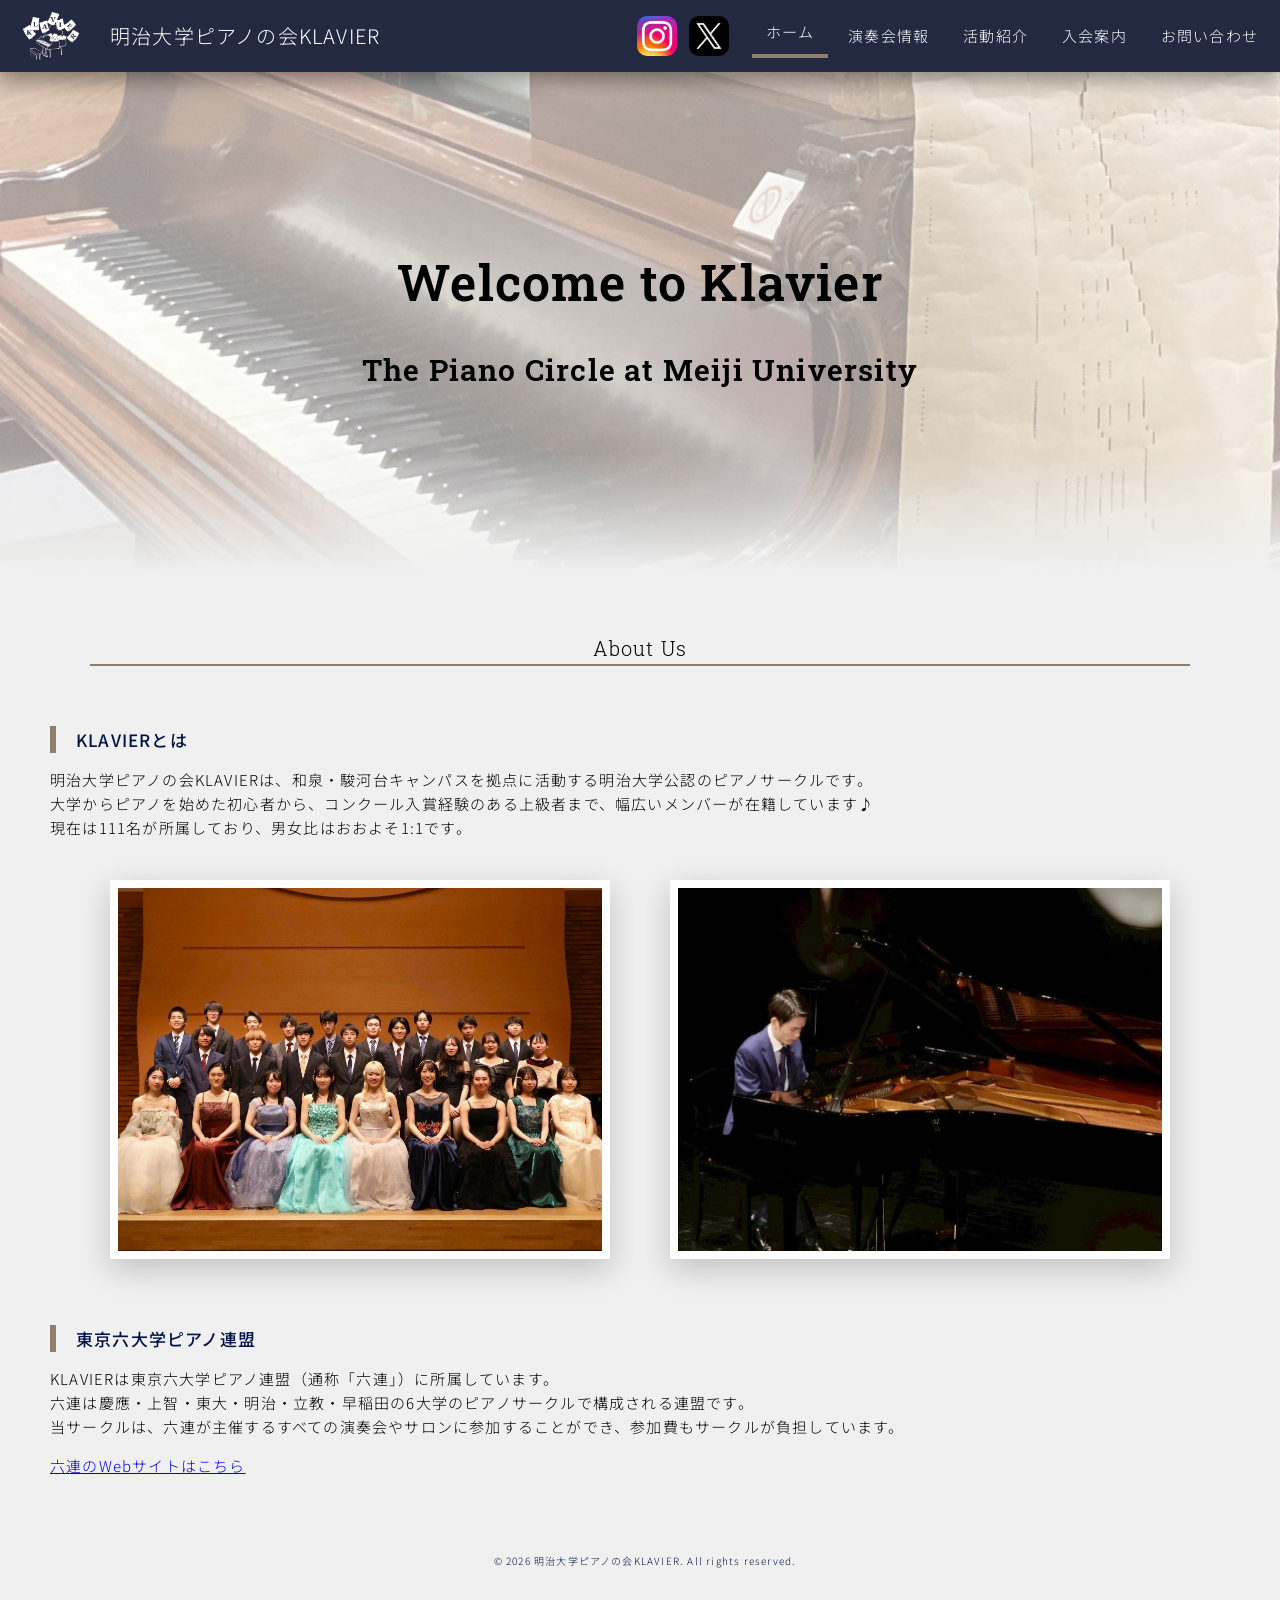
<file: index.html>
<!DOCTYPE html>
<html lang="ja">

<head>
    <meta charset="UTF-8">
    <title id="KLAVIER">明治大学ピアノの会KLAVIER|ホーム</title>
    <meta name="description" content="明治大学公認ピアノサークル「ピアノの会KLAVIER」の公式サイトです♪">
    <meta name="application-name" content="明治大学ピアノの会KLAVIER">
    <meta name="apple-mobile-web-app-title" content="明治大学ピアノの会KLAVIER">
    <meta property="og:site_name" content="明治大学ピアノの会KLAVIER">
    <meta name="viewport" content="width=device-width, initial-scale=1.0" />
    <link href="https://fonts.googleapis.com/css2?family=Roboto+Slab:wght@400;700&display=swap" rel="stylesheet">
    <link href="https://fonts.googleapis.com/css2?family=Noto+Sans+JP:wght@400;700;900&display=swap" rel="stylesheet">
    <link rel="icon" type="image/jpeg" href="images/icon.JPEG" />
    <link rel="shortcut icon" href="/favicon.ico">
    <link rel="stylesheet" href="style.css">

    <!-- Google Analytics -->
    <script async src="https://www.googletagmanager.com/gtag/js?id=G-3WQCKLP3B3"></script>
    <script src="analytics.js"></script>

    <!-- Google Search Console -->
    <meta name="google-site-verification" content="Oru6gTqNBWMhJ4r6HlhhnBllOHHTD6DOI6-5rh3WKnE" />

</head>

<body>
    <header class="site-header">
        <div class="container header-inner">
            <div class="logo-title">
                <img src="images/icon.JPEG" class="site-logo">
                <h1 class="site-title"><span class="sp-small">明治大学</span><br class="sp-only">ピアノの会KLAVIER</h1>
            </div>
            <div class="header-right">
                <div class="sns-links">
                    <a href="https://instagram.com/klavier_piano_meiji" target="_blank">
                        <img src="images/Instagram.jpg" alt="Instagram">
                    </a>
                    <a href="https://x.com/klavier_piano" target="_blank">
                        <img src="images/X.jpg" alt="X">
                    </a>
                </div>
                <nav class="main-nav" aria-label="メインナビゲーション">
                    <ul id="nav-list">
                        <li class="nav-item">
                            <a href="index.html" class="nav-link active">ホーム</a>
                            <div class="nav-sublist">
                                <a href="index.html#klavier">> KLAVIERとは</a><br>
                                <a href="index.html#rokuren">> 東京六大学ピアノ連盟</a>
                            </div>
                        </li>
                        <li class="nav-item">
                            <a href="concerts.html" class="nav-link">演奏会情報</a>
                            <div class="nav-sublist">
                                <a href="concerts.html#after">> 今後の演奏会</a><br>
                                <a href="concerts.html#before">> 過去の演奏会</a>
                            </div>
                        </li>
                        <li class="nav-item">
                            <a href="activities.html" class="nav-link">活動紹介</a>
                            <div class="nav-sublist">
                                <a href="activities.html#concert">> 演奏会</a><br>
                                <a href="activities.html#event">> イベント</a><br>
                                <a href="activities.html#daily">> 普段の活動</a>
                            </div>
                        </li>
                        <li class="nav-item">
                            <a href="join.html" class="nav-link">入会案内</a>
                            <div class="nav-sublist">
                                <a href="join.html#howto">> 入会方法</a><br>
                                <a href="join.html#fee">> 入会金</a><br>
                                <a href="join.html#question">> よくある質問</a>
                            </div>
                        </li>
                        <li class="nav-item">
                            <a href="contact.html" class="nav-link">お問い合わせ</a>
                            <div class="nav-sublist">
                                <a href="contact.html#obog">> OB・OGの方へ</a><br>
                                <a href="contact.html#request">> 出演依頼など</a>
                            </div>
                        </li>
                    </ul>
                </nav>
                <button class="nav-toggle" id="navToggle"><img id="menu-icon" src="images/menu.jpg" alt="menu"></button>
            </div>
        </div>
    </header>
    <section class="hero">
        <h2 class="hero-title">Welcome to Klavier<br><span class="hero-subtitle">The Piano Circle at Meiji
                University</span></h2>
    </section>
    <main>
        <section class="about container" aria-labelledby="about-heading">
            <h3 id="about-heading">About Us</h3>
            <article class="about-block">
                <h4 id="klavier" class="anchor">KLAVIERとは</h4>
                <p>明治大学ピアノの会KLAVIERは、和泉・駿河台キャンパスを拠点に活動する明治大学公認のピアノサークルです。<br>
                    大学からピアノを始めた初心者から、コンクール入賞経験のある上級者まで、幅広いメンバーが在籍しています♪<br>
                    現在は111名が所属しており、男女比はおおよそ1:1です。
                </p>
                <div class="about-images">
                    <figure>
                        <img src="images/home1.jpg" alt="演奏会の集合写真">
                    </figure>

                    <figure>
                        <img src="images/home2.jpg" alt="ピアノを弾いている写真">
                    </figure>
                </div>
            </article>
            <article class="about-block">
                <h4 id="rokuren" class="anchor">東京六大学ピアノ連盟</h4>
                <p>KLAVIERは東京六大学ピアノ連盟（通称「六連」）に所属しています。<br>
                    六連は慶應・上智・東大・明治・立教・早稲田の6大学のピアノサークルで構成される連盟です。<br>
                    当サークルは、六連が主催するすべての演奏会やサロンに参加することができ、参加費もサークルが負担しています。</p>
                <p><a class="rokuren-link" href="https://www.rokuren.com/" target="_blank"
                        rel="noopener">六連のWebサイトはこちら</a></p>
            </article>
        </section>
    </main>

    <footer>
        <p>© 2026 明治大学ピアノの会KLAVIER. All rights reserved.</p>
    </footer>
    <script src="script.js"></script>
</body>

</html>
</file>
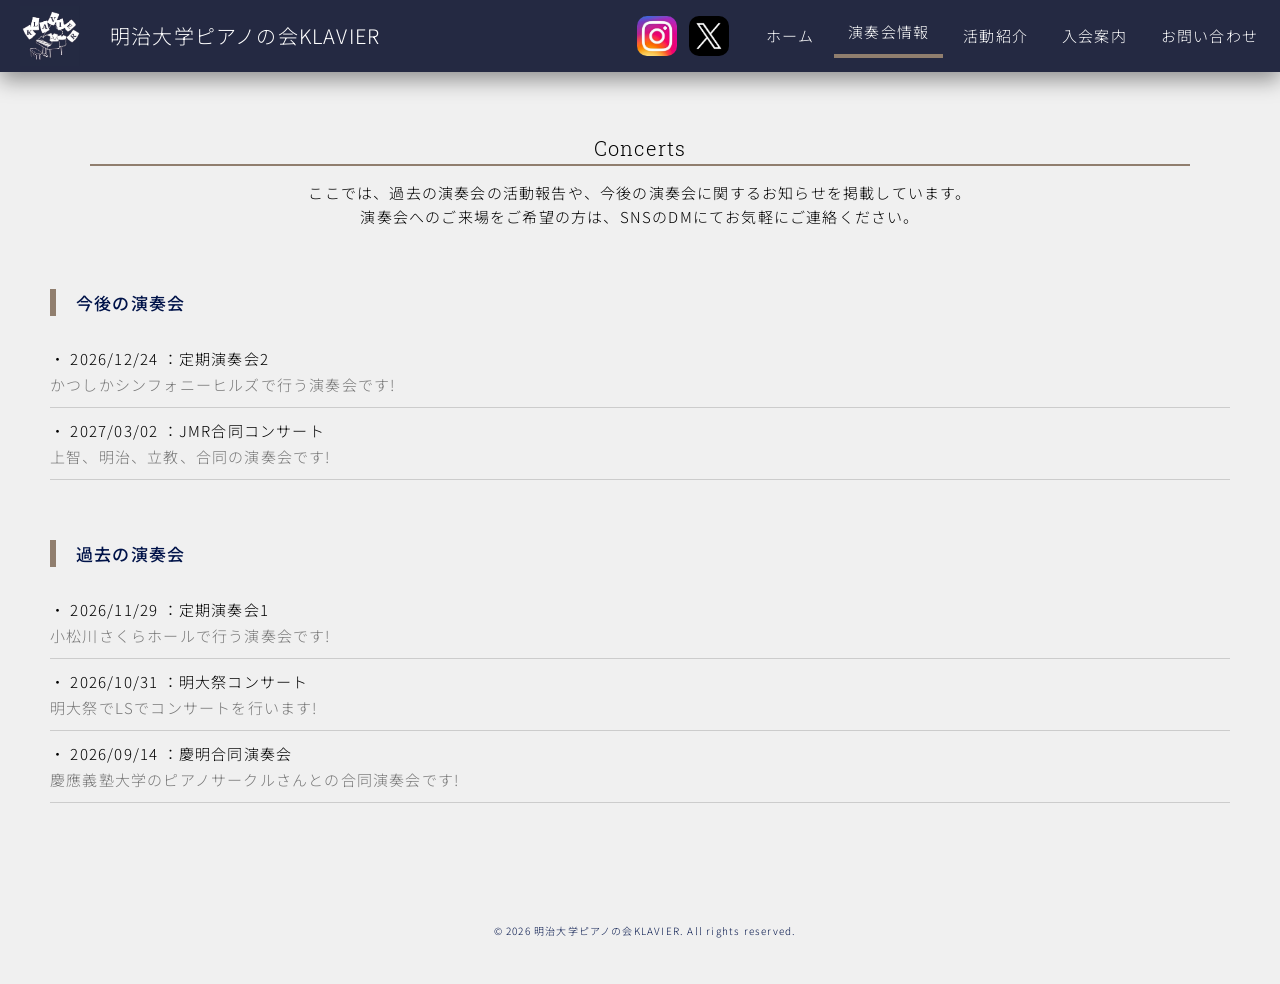
<file: concerts.html>
<!DOCTYPE html>
<html lang="ja">

<head>
    <meta charset="UTF-8">
    <title id="KLAVIER">明治大学ピアノの会KLAVIER|演奏会情報</title>
    <meta name="description" content="明治大学公認ピアノサークル「ピアノの会KLAVIER」の公式サイトです♪">
    <meta name="viewport" content="width=device-width, initial-scale=1.0" />
    <link href="https://fonts.googleapis.com/css2?family=Roboto+Slab:wght@400;700&display=swap" rel="stylesheet">
    <link href="https://fonts.googleapis.com/css2?family=Noto+Sans+JP:wght@400;700;900&display=swap" rel="stylesheet">
    <link rel="icon" type="image/jpeg" href="images/icon.JPEG" />
    <link rel="stylesheet" href="style.css">
    <!-- Google Analytics -->
    <script async src="https://www.googletagmanager.com/gtag/js?id=G-3WQCKLP3B3"></script>
    <script src="analytics.js"></script>
</head>

<body>
    <header class="site-header">
        <div class="container header-inner">
            <div class="logo-title">
                <img src="images/icon.JPEG" class="site-logo">
                <h1 class="site-title"><span class="sp-small">明治大学</span><br class="sp-only">ピアノの会KLAVIER</h1>
            </div>
            <div class="header-right">
                <div class="sns-links">
                    <a href="https://instagram.com/klavier_piano_meiji" target="_blank">
                        <img src="images/Instagram.jpg" alt="Instagram">
                    </a>
                    <a href="https://x.com/klavier_piano" target="_blank">
                        <img src="images/X.jpg" alt="X">
                    </a>
                </div>
                <nav class="main-nav" aria-label="メインナビゲーション">
                    <ul id="nav-list">
                        <li class="nav-item">
                            <a href="index.html" class="nav-link">ホーム</a>
                            <div class="nav-sublist">
                                <a href="index.html#klavier">> KLAVIERとは</a><br>
                                <a href="index.html#rokuren">> 東京六大学ピアノ連盟</a>
                            </div>
                        </li>
                        <li class="nav-item">
                            <a href="concerts.html" class="nav-link active">演奏会情報</a>
                            <div class="nav-sublist">
                                <a href="concerts.html#after">> 今後の演奏会</a><br>
                                <a href="concerts.html#before">> 過去の演奏会</a>
                            </div>
                        </li>
                        <li class="nav-item">
                            <a href="activities.html" class="nav-link">活動紹介</a>
                            <div class="nav-sublist">
                                <a href="activities.html#concert">> 演奏会</a><br>
                                <a href="activities.html#event">> イベント</a><br>
                                <a href="activities.html#daily">> 普段の活動</a>
                            </div>
                        </li>
                        <li class="nav-item">
                            <a href="join.html" class="nav-link">入会案内</a>
                            <div class="nav-sublist">
                                <a href="join.html#howto">> 入会方法</a><br>
                                <a href="join.html#fee">> 入会金</a><br>
                                <a href="join.html#question">> よくある質問</a>
                            </div>
                        </li>
                        <li class="nav-item">
                            <a href="contact.html" class="nav-link">お問い合わせ</a>
                            <div class="nav-sublist">
                                <a href="contact.html#obog">> OB・OGの方へ</a><br>
                                <a href="contact.html#request">> 出演依頼など</a>
                            </div>
                        </li>
                    </ul>
                </nav>
                <button class="nav-toggle" id="navToggle"><img id="menu-icon" src="images/menu.jpg" alt="menu"></button>
            </div>
        </div>
    </header>
    <main>
        <section class="about container" aria-labelledby="about-heading">
            <h3 id="about-heading">Concerts</h3>
            <p class="about-ex">ここでは、過去の演奏会の活動報告や、今後の演奏会に関するお知らせを掲載しています。<br>
                演奏会へのご来場をご希望の方は、SNSのDMにてお気軽にご連絡ください。
            </p>
            <article class="about-block" >
                <h4 id="after" class="anchor">今後の演奏会</h4>
                <ul class="normal-list" id="upcoming-list"></ul>
            </article>
            <article class="about-block">
                <h4 id="before" class="anchor">過去の演奏会</h4>
                <ul class="normal-list" id="past-list"></ul>
                <div class="instagram-wrapper">
                    <div class="instagram-grid">
                        <blockquote class="instagram-media"
                            data-instgrm-permalink="https://www.instagram.com/p/DdsN9afj_9d/?stkn=MWM5NDdzd3Bxdnp1bw=="
                            data-instgrm-version="14"></blockquote>
                        <blockquote class="instagram-media"
                            data-instgrm-permalink="https://www.instagram.com/p/DdpqEhrj4-8/?stkn=Y3Jzb3M0Mnc4ZXd0"
                            data-instgrm-version="14"></blockquote>
                    </div>
                </div>
            </article>
        </section>
    </main>
    <footer>
        <p>© 2026 明治大学ピアノの会KLAVIER. All rights reserved.</p>
    </footer>
    <script src="script.js"></script>
    <script async src="https://www.instagram.com/embed.js"></script>
</body>

</html>
</file>
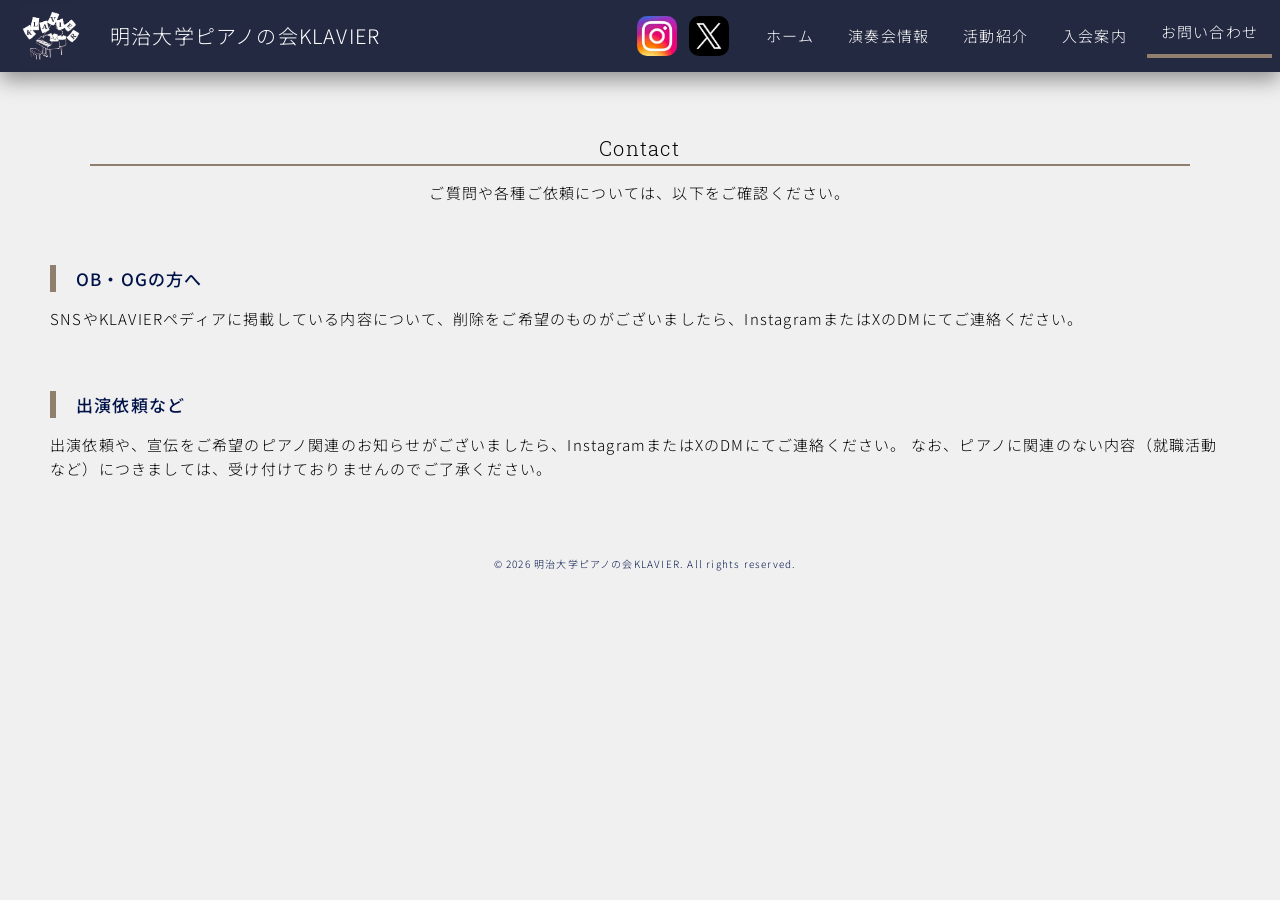
<file: contact.html>
<!DOCTYPE html>
<html lang="ja">

<head>
    <meta charset="UTF-8">
    <title id="KLAVIER">明治大学ピアノの会KLAVIER|お問い合わせ</title>
    <meta name="description" content="明治大学公認ピアノサークル「ピアノの会KLAVIER」の公式サイトです♪">
    <meta name="viewport" content="width=device-width, initial-scale=1.0" />
    <link href="https://fonts.googleapis.com/css2?family=Roboto+Slab:wght@400;700&display=swap" rel="stylesheet">
    <link href="https://fonts.googleapis.com/css2?family=Noto+Sans+JP:wght@400;700;900&display=swap" rel="stylesheet">
    <link rel="icon" type="image/jpeg" href="images/icon.JPEG" />
    <link rel="stylesheet" href="style.css">
    <!-- Google Analytics -->
    <script async src="https://www.googletagmanager.com/gtag/js?id=G-3WQCKLP3B3"></script>
    <script src="analytics.js"></script>
</head>

<body>
    <header class="site-header">
        <div class="container header-inner">
            <div class="logo-title">
                <img src="images/icon.JPEG" class="site-logo">
                <h1 class="site-title"><span class="sp-small">明治大学</span><br class="sp-only">ピアノの会KLAVIER</h1>
            </div>
            <div class="header-right">
                <div class="sns-links">
                    <a href="https://instagram.com/klavier_piano_meiji" target="_blank">
                        <img src="images/Instagram.jpg" alt="Instagram">
                    </a>
                    <a href="https://x.com/klavier_piano" target="_blank">
                        <img src="images/X.jpg" alt="X">
                    </a>
                </div>
                <nav class="main-nav" aria-label="メインナビゲーション">
                    <ul id="nav-list">
                        <li class="nav-item">
                            <a href="index.html" class="nav-link">ホーム</a>
                            <div class="nav-sublist">
                                <a href="index.html#klavier">> KLAVIERとは</a><br>
                                <a href="index.html#rokuren">> 東京六大学ピアノ連盟</a>
                            </div>
                        </li>
                        <li class="nav-item">
                            <a href="concerts.html" class="nav-link">演奏会情報</a>
                            <div class="nav-sublist">
                                <a href="concerts.html#after">> 今後の演奏会</a><br>
                                <a href="concerts.html#before">> 過去の演奏会</a>
                            </div>
                        </li>
                        <li class="nav-item">
                            <a href="activities.html" class="nav-link">活動紹介</a>
                            <div class="nav-sublist">
                                <a href="activities.html#concert">> 演奏会</a><br>
                                <a href="activities.html#event">> イベント</a><br>
                                <a href="activities.html#daily">> 普段の活動</a>
                            </div>
                        </li>
                        <li class="nav-item">
                            <a href="join.html" class="nav-link">入会案内</a>
                            <div class="nav-sublist">
                                <a href="join.html#howto">> 入会方法</a><br>
                                <a href="join.html#fee">> 入会金</a><br>
                                <a href="join.html#question">> よくある質問</a>
                            </div>
                        </li>
                        <li class="nav-item">
                            <a href="contact.html" class="nav-link active">お問い合わせ</a>
                            <div class="nav-sublist">
                                <a href="contact.html#obog">> OB・OGの方へ</a><br>
                                <a href="contact.html#request">> 出演依頼など</a>
                            </div>
                        </li>
                    </ul>
                </nav>
                <button class="nav-toggle" id="navToggle"><img id="menu-icon" src="images/menu.jpg" alt="menu"></button>
            </div>
        </div>
    </header>

    <main>
        <section class="about container" aria-labelledby="about-heading">
            <h3 id="about-heading">Contact</h3>
            <p class="about-ex">ご質問や各種ご依頼については、以下をご確認ください。</p>
            <article class="about-block">
                <h4 id="obog" class="anchor">OB・OGの方へ</h4>
                <p>SNSやKLAVIERペディアに掲載している内容について、削除をご希望のものがございましたら、InstagramまたはXのDMにてご連絡ください。</p>
            </article>
            <article class="about-block">
                <h4 id="request" class="anchor">出演依頼など</h4>
                <p>出演依頼や、宣伝をご希望のピアノ関連のお知らせがございましたら、InstagramまたはXのDMにてご連絡ください。
                    なお、ピアノに関連のない内容（就職活動など）につきましては、受け付けておりませんのでご了承ください。
                </p>
            </article>
        </section>
    </main>

    <footer>
        <p>© 2026 明治大学ピアノの会KLAVIER. All rights reserved.</p>
    </footer>
    <script src="script.js"></script>
</body>

</html>
</file>
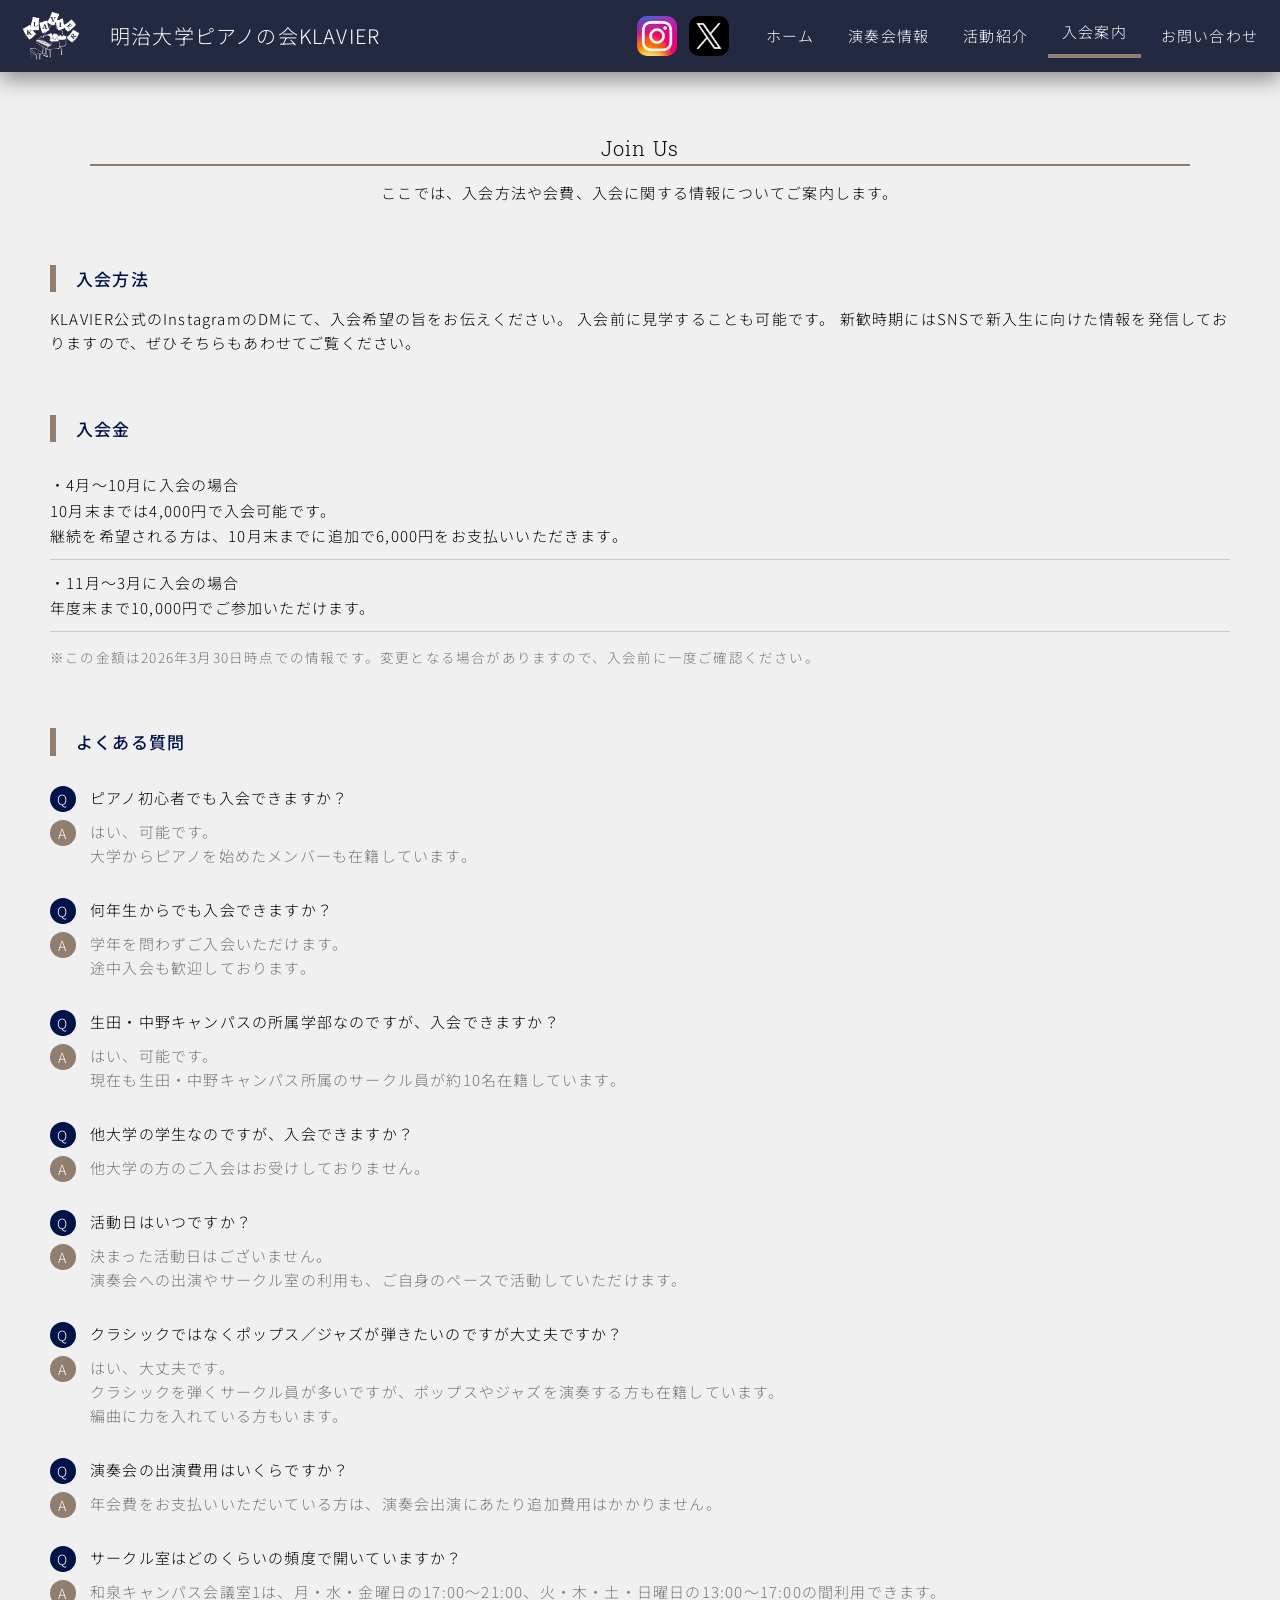
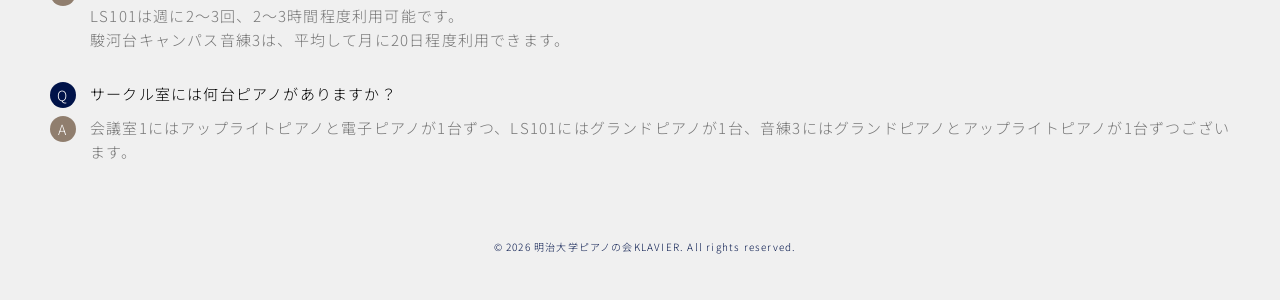
<file: join.html>
<!DOCTYPE html>
<html lang="ja">

<head>
    <meta charset="UTF-8">
    <title id="KLAVIER">明治大学ピアノの会KLAVIER|入会案内</title>
    <meta name="description" content="明治大学公認ピアノサークル「ピアノの会KLAVIER」の公式サイトです♪">
    <meta name="viewport" content="width=device-width, initial-scale=1.0" />
    <link href="https://fonts.googleapis.com/css2?family=Roboto+Slab:wght@400;700&display=swap" rel="stylesheet">
    <link href="https://fonts.googleapis.com/css2?family=Noto+Sans+JP:wght@400;700;900&display=swap" rel="stylesheet">
    <link rel="icon" type="image/jpeg" href="images/icon.JPEG" />
    <link rel="stylesheet" href="style.css">
    <!-- Google Analytics -->
    <script async src="https://www.googletagmanager.com/gtag/js?id=G-3WQCKLP3B3"></script>
    <script src="analytics.js"></script>
</head>

<body>
    <header class="site-header">
        <div class="container header-inner">
            <div class="logo-title">
                <img src="images/icon.JPEG" class="site-logo">
                <h1 class="site-title"><span class="sp-small">明治大学</span><br class="sp-only">ピアノの会KLAVIER</h1>
            </div>
            <div class="header-right">
                <div class="sns-links">
                    <a href="https://instagram.com/klavier_piano_meiji" target="_blank">
                        <img src="images/Instagram.jpg" alt="Instagram">
                    </a>
                    <a href="https://x.com/klavier_piano" target="_blank">
                        <img src="images/X.jpg" alt="X">
                    </a>
                </div>
                <nav class="main-nav" aria-label="メインナビゲーション">
                    <ul id="nav-list">
                        <li class="nav-item">
                            <a href="index.html" class="nav-link">ホーム</a>
                            <div class="nav-sublist">
                                <a href="index.html#klavier">> KLAVIERとは</a><br>
                                <a href="index.html#rokuren">> 東京六大学ピアノ連盟</a>
                            </div>
                        </li>
                        <li class="nav-item">
                            <a href="concerts.html" class="nav-link">演奏会情報</a>
                            <div class="nav-sublist">
                                <a href="concerts.html#after">> 今後の演奏会</a><br>
                                <a href="concerts.html#before">> 過去の演奏会</a>
                            </div>
                        </li>
                        <li class="nav-item">
                            <a href="activities.html" class="nav-link">活動紹介</a>
                            <div class="nav-sublist">
                                <a href="activities.html#concert">> 演奏会</a><br>
                                <a href="activities.html#event">> イベント</a><br>
                                <a href="activities.html#daily">> 普段の活動</a>
                            </div>
                        </li>
                        <li class="nav-item">
                            <a href="join.html" class="nav-link active">入会案内</a>
                            <div class="nav-sublist">
                                <a href="join.html#howto">> 入会方法</a><br>
                                <a href="join.html#fee">> 入会金</a><br>
                                <a href="join.html#question">> よくある質問</a>
                            </div>
                        </li>
                        <li class="nav-item">
                            <a href="contact.html" class="nav-link">お問い合わせ</a>
                            <div class="nav-sublist">
                                <a href="contact.html#obog">> OB・OGの方へ</a><br>
                                <a href="contact.html#request">> 出演依頼など</a>
                            </div>
                        </li>
                    </ul>
                </nav>
                <button class="nav-toggle" id="navToggle"><img id="menu-icon" src="images/menu.jpg" alt="menu"></button>
            </div>
        </div>
    </header>

    <main>
        <section class="about container" aria-labelledby="about-heading">
            <h3 id="about-heading">Join Us</h3>
            <p class="about-ex">ここでは、入会方法や会費、入会に関する情報についてご案内します。</p>
            <article class="about-block">
                <h4 id="howto" class="anchor">入会方法</h4>
                <p> KLAVIER公式のInstagramのDMにて、入会希望の旨をお伝えください。
                    入会前に見学することも可能です。
                    新歓時期にはSNSで新入生に向けた情報を発信しておりますので、ぜひそちらもあわせてご覧ください。
                </p>
            </article>
            <article class="about-block">
                <h4 id="fee" class="anchor">入会金</h4>
                <ul class="normal-list">
                    <li>
                        ・4月～10月に入会の場合<br>
                        10月末までは4,000円で入会可能です。<br>
                        継続を希望される方は、10月末までに追加で6,000円をお支払いいただきます。
                    </li>
                    <li>
                        ・11月～3月に入会の場合<br>
                        年度末まで10,000円でご参加いただけます。
                    </li>
                </ul>
                <p class="note">
                    ※この金額は2026年3月30日時点での情報です。変更となる場合がありますので、入会前に一度ご確認ください。
                </p>
            </article>
            <article class="about-block">
                <h4 id="question" class="anchor">よくある質問</h4>
                <ul class="faq-list">
                    <li class="q-list">
                        ピアノ初心者でも入会できますか？
                    </li>
                    <li class="a-list">
                        はい、可能です。<br>
                        大学からピアノを始めたメンバーも在籍しています。
                    </li>
                    <li class="q-list">
                        何年生からでも入会できますか？
                    </li>
                    <li class="a-list">
                        学年を問わずご入会いただけます。<br>
                        途中入会も歓迎しております。
                    </li>
                    <li class="q-list">
                        生田・中野キャンパスの所属学部なのですが、入会できますか？
                    </li>
                    <li class="a-list">
                        はい、可能です。<br>
                        現在も生田・中野キャンパス所属のサークル員が約10名在籍しています。
                    </li>
                    <li class="q-list">
                        他大学の学生なのですが、入会できますか？
                    </li>
                    <li class="a-list">
                        他大学の方のご入会はお受けしておりません。
                    </li>
                    <li class="q-list">
                        活動日はいつですか？
                    </li>
                    <li class="a-list">
                        決まった活動日はございません。<br>
                        演奏会への出演やサークル室の利用も、ご自身のペースで活動していただけます。
                    </li>
                    <li class="q-list">
                        クラシックではなくポップス／ジャズが弾きたいのですが大丈夫ですか？
                    </li>
                    <li class="a-list">
                        はい、大丈夫です。<br>
                        クラシックを弾くサークル員が多いですが、ポップスやジャズを演奏する方も在籍しています。<br>
                        編曲に力を入れている方もいます。
                    </li>
                    <li class="q-list">
                        演奏会の出演費用はいくらですか？
                    </li>
                    <li class="a-list">
                        年会費をお支払いいただいている方は、演奏会出演にあたり追加費用はかかりません。
                    </li>
                    <li class="q-list">
                        サークル室はどのくらいの頻度で開いていますか？
                    </li>
                    <li class="a-list">
                        和泉キャンパス会議室1は、月・水・金曜日の17:00～21:00、火・木・土・日曜日の13:00～17:00の間利用できます。<br>
                        LS101は週に2～3回、2～3時間程度利用可能です。<br>
                        駿河台キャンパス音練3は、平均して月に20日程度利用できます。
                    </li>
                    <li class="q-list">
                        サークル室には何台ピアノがありますか？
                    </li>
                    <li class="a-list">
                        会議室1にはアップライトピアノと電子ピアノが1台ずつ、LS101にはグランドピアノが1台、音練3にはグランドピアノとアップライトピアノが1台ずつございます。
                    </li>
                </ul>
            </article>
        </section>
    </main>

    <footer>
        <p>© 2026 明治大学ピアノの会KLAVIER. All rights reserved.</p>
    </footer>
    <script src="script.js"></script>
</body>

</html>
</file>
<file: style.css>
html {
  background: #f0f0f0;
  scroll-behavior: smooth;
}

body {
  margin: 0 0 30px 0;
  color: #000;
  background: #f0f0f0;
  line-height: 1.6;
  font-size: 15px;
  font-family: "Noto Sans JP", system-ui, -apple-system, "Hiragino Kaku Gothic ProN", "Yu Gothic", sans-serif;
  opacity: 0;
  transition: opacity 2.0s ease, transform 2.0s ease;
  font-weight: 300;
  letter-spacing: 0.08em;
}

body.loaded {
  opacity: 1;
}

main {
  margin: 0 30px;
}


/*****　ヘッダー　*****/
.site-header {
  background: #242942;
  color: #fff;
  padding: 6px 5px 6px 10px;
  position: sticky;
  top: 0;
  overflow: visible;
  z-index: 1000;
  box-shadow: 0 8px 20px rgba(0, 0, 0, 0.4);
}

.logo-title {
  display: flex;
  align-items: center;
  gap: 20px;
}

.header-inner {
  display: flex;
  align-items: center;
  position: relative;
  margin: 0;
}

.site-logo {
  width: 60px;
  height: auto;
  display: block;
  flex-shrink: 0;
  object-fit: contain;
  will-change: transform;
  margin: 0 10px;
}

.site-title {
  font-size: 20px;
  font-weight: 300;
  /*white-space: nowrap;*/
}

.header-right {
  display: flex;
  align-items: center;
  margin-left: auto;
  margin-right: 0;
}

/* SNSアイコンをヘッダー右上に配置 */
.sns-links {
  display: flex;
  gap: 12px;
  margin-left: auto;
  margin-right: 20px;
  margin-top: 6px;
  /* ナビの前に右寄せ */
  align-items: center;
}

.sns-links img {
  width: 40px;
  /* アイコンサイズ */
  height: 40px;
  border-radius: 10px;
  transition: transform 0.1s ease;
}

.sns-links img:hover {
  transform: scale(1.1);
}

/***** ナビ　*****/
.nav-toggle {
  display: none;
}

.main-nav ul {
  list-style: none;
  padding: 0;
  margin: 0;
  display: flex;
  align-items: center;
}

.main-nav .nav-link {
  display: inline-block;
  padding: 10px 14px;
  margin: 5px 3px;
  text-decoration: none;
  background: transparent;
  color: #fff;
  transition: 0.3s;
}

.main-nav .nav-link:hover,
.main-nav .nav-link:focus {
  background-color: rgba(255, 255, 255, 0.2);
  transform: translateY(-2px);
}

.main-nav .nav-link.active {
  border-bottom: solid 4px #907e6e;
  transform: translateY(-2px);
}

.main-nav .nav-link.active:hover,
.main-nav .nav-link.active:focus {
  outline: none;
}

.nav-sublist {
  display: none;
}


/***** ヒーロー *****/
.hero {
  height: 500px;
  /* 高さ */
  background-image: url("images/header.jpg");
  background-size: cover;
  background-position: center;
  display: flex;
  align-items: center;
  justify-content: center;
  position: relative;
  margin-bottom: 60px;
}

.hero::before {
  content: "";
  position: absolute;
  inset: 0;
  background: rgba(255, 255, 255, 0.6);
  /* ← 白の強さ */
}

/* 中の文字を前面に */
.hero>* {
  position: relative;
}

.hero-title {
  font-size: 50px;
  text-align: center;
  font-weight: 600;
  font-family: "Roboto Slab", serif;
}

.hero-subtitle {
  font-size: 30px;
}

/* 下に白へフェード */
.hero::after {
  content: "";
  position: absolute;
  left: 0;
  right: 0;
  bottom: 0;
  height: 120px;
  background: linear-gradient(to bottom,
      rgba(240, 240, 240, 0),
      rgba(240, 240, 240, 1));
}


/***** 本文 *****/
.about-block {
  margin: 60px 0;
  padding: 0 20px;
}

#about-heading {
  border-bottom: solid 2px #907e6e;
  text-align: center;
  margin: 60px 60px 0 60px;
  font-size: 20px;
  font-weight: 300;
  font-family: "Roboto Slab", serif;
}

.about-block h4 {
  font-size: 17px;
  margin: 10px 0;
  color: #001349;
  border-left: solid 6px #907e6e;
  padding-left: 20px;
  font-weight: 500;
}

.about-ex {
  text-align: center;
}

.normal-list {
  padding-left: 0;
  margin-top: 20px;
}

.normal-list li {
  list-style: none;
  padding: 10px 0;
  border-bottom: 1px solid #ccc;
  line-height: 1.7;
}

.note {
  font-size: 0.9em;
  color: #777;
}


/***** 写真 *****/
.about-images {
  display: grid;
  grid-template-columns: repeat(2, 1fr);
  gap: 60px;
  margin: 40px 60px;
  justify-items: center;
}

.about-images figure {
  margin: 0;
  text-align: center;
}

.about-images img {
  width: 100%;
  border: 8px solid #fff;
  box-shadow: 0 10px 30px rgba(0, 0, 0, 0.2);
  transition: transform 0.3s ease;
}

.about-images figcaption {
  margin-top: 10px;
  font-size: 0.8em;
  color: #777;
  letter-spacing: 0.05em;
}

.about-images img:hover {
  transform: scale(1.02);
}


/***** Instagram *****/
.instagram-wrapper {
  display: flex;
  justify-content: center;
}

.instagram-grid {
  display: grid;
  grid-template-columns: repeat(2, 1fr);
  gap: 100px;
}

.instagram-media {
  max-width: 300px !important;
  border-radius: 5px;
  box-shadow: 0 10px 30px rgba(0, 0, 0, 0.2);
  transition: transform 0.3s ease;
}

.instagram-media:hover {
  transform: scale(1.02);
}

/***** Q-A *****/
.faq-list {
  list-style: none;
  padding-left: 0;
}

.q-list {
  position: relative;
  padding-left: 40px;
  margin-top: 30px;
}

.q-list::before {
  content: "Q";
  position: absolute;
  left: 0;
  top: 0;
  width: 26px;
  height: 26px;
  border-radius: 50%;
  background: #001349;
  color: #fff;
  font-size: 14px;
  text-align: center;
  line-height: 26px;
}

.a-list {
  position: relative;
  padding-left: 40px;
  margin-top: 10px;
  margin-bottom: 20px;
  color: #777;
}

.a-list::before {
  content: "A";
  position: absolute;
  left: 0;
  top: 0;
  width: 26px;
  height: 26px;
  border-radius: 50%;
  background: #907e6e;
  color: #fff;
  font-size: 14px;
  text-align: center;
  line-height: 26px;
}


/***** フッター *****/
footer {
  color: #001349;
  text-align: center;
  margin: 0 10px 0 20px;
  padding: 5px 0;
  font-size: 10px;
  letter-spacing: 0.12em;
}

* {
  box-sizing: border-box;
}

.sp-only {
  display: none;
}

.gray {
  color: #777;
}

.anchor {
  scroll-margin-top: 120px;
}


/***** レスポンシブ *****/
@media (max-width: 1060px) {
  main {
    margin: 0 7px;
  }

  .main-nav ul {
    position: fixed;
    top: 72px;
    right: 0;
    width: 210px;
    height: 100%;
    background: #242942;
    border-left: solid #907e6e 5px;

    display: flex;
    align-items: flex-start;
    flex-direction: column;
    padding: 20px 20px;
    margin: 0;

    transform: translateX(100%);
    transition: transform 0.3s ease;
  }

  .main-nav ul.open {
    transform: translateX(0);
  }

  .main-nav .nav-link {
    padding: 6px 10px 2px 10px;
    margin: 0;
  }

  .nav-sublist {
    display: block;
    font-size: 12px;
    text-align: left;
    margin-top: 6px;
    margin-bottom: 24px;
  }

  .nav-sublist a {
    color: #fff;
    text-decoration: none;
  }

  .nav-sublist a:hover,
  .nav-sublist a:focus {
    background-color: rgba(255, 255, 255, 0.2);
    transform: translateY(-2px);
  }

  .nav-toggle {
    color: #fff;
    display: flex;
    font-size: 40px;
    background-color: #242942;
    border: none;
    cursor: pointer;
    margin-left: auto;
    margin-right: 12px;
    padding: 0;
    outline: none;
    justify-content: flex-end;
  }

  .nav-toggle img {
    width: 40px;
    height: 50px;
  }

  .about-images {
    margin: 30px 20px;
    gap: 20px;
  }

  .about-images img {
    max-width: 300px;
  }

  .instagram-grid {
    gap: 50px;
  }

  .instagram-media {
    width: 100% !important;
    max-width: 300px !important;
    min-width: 0 !important;
  }

}

@media (max-width: 700px) {

  main {
    margin: 0 10px;
    padding-bottom: 20px;
    font-size: 14px;
  }

  .main-nav ul {
    top: 55px;
    width: 180px;
    padding: 20px 20px;
    margin: 0;
  }

  .nav-sublist {
    font-size: 11px;
    margin-top: 4px;
    margin-bottom: 12px;
  }

  .hero {
    height: 300px;
  }

  .hero-title {
    font-size: 28px;
  }

  .hero-subtitle {
    font-size: 16px;
  }

  .site-title {
    font-size: 15px;
    font-weight: 200;
    margin-top: 0;
    line-height: 1.1;
  }

  .logo-title {
    gap: 4px;
  }

  .nav-toggle {
    font-size: 28px;
    margin-left: 10px;
    margin-right: 12px;
  }

  .nav-toggle img {
    width: 32px;
    height: 40px;
  }

  .site-logo {
    width: 40px;
  }

  .sns-links {
    gap: 8px;
    margin-right: 0;
  }

  .sns-links img {
    width: 32px;
    height: 32px;
    border-radius: 8px;
  }

  .about-block {
    padding: 0 10px;
  }

  .about-block h4 {
    font-size: 15px;
    border-left: solid 3px #907e6e;
    padding-left: 15px;
  }

  #about-heading {
    font-size: 17px;
  }

  ul li {
    font-size: 14px;
  }

  .about-images {
    grid-template-columns: 1fr;
    margin: 30px 10px;
    gap: 20px;
  }

  .about-images img {
    max-width: 300px;
  }

  .instagram-grid {
    grid-template-columns: 1fr;
    gap: 20px;
    margin: 30px 10px;
  }

  footer {
    font-size: 10px;
  }

  .sp-hide {
    display: none;
  }

  .sp-small {
    font-size: 8px;
  }

  .sp-only {
    display: block;
  }

  .anchor {
    scroll-margin-top: 80px;
  }

}

@media (max-width: 360px) {
  .site-title {
    font-size: 13px;
  }

  .main-nav ul {
    top: 52px;
  }

  .sns-links {
    gap: 6px;
  }

  .sns-links img {
    width: 28px;
    height: 28px;
    border-radius: 7px;
  }

}
</file>
